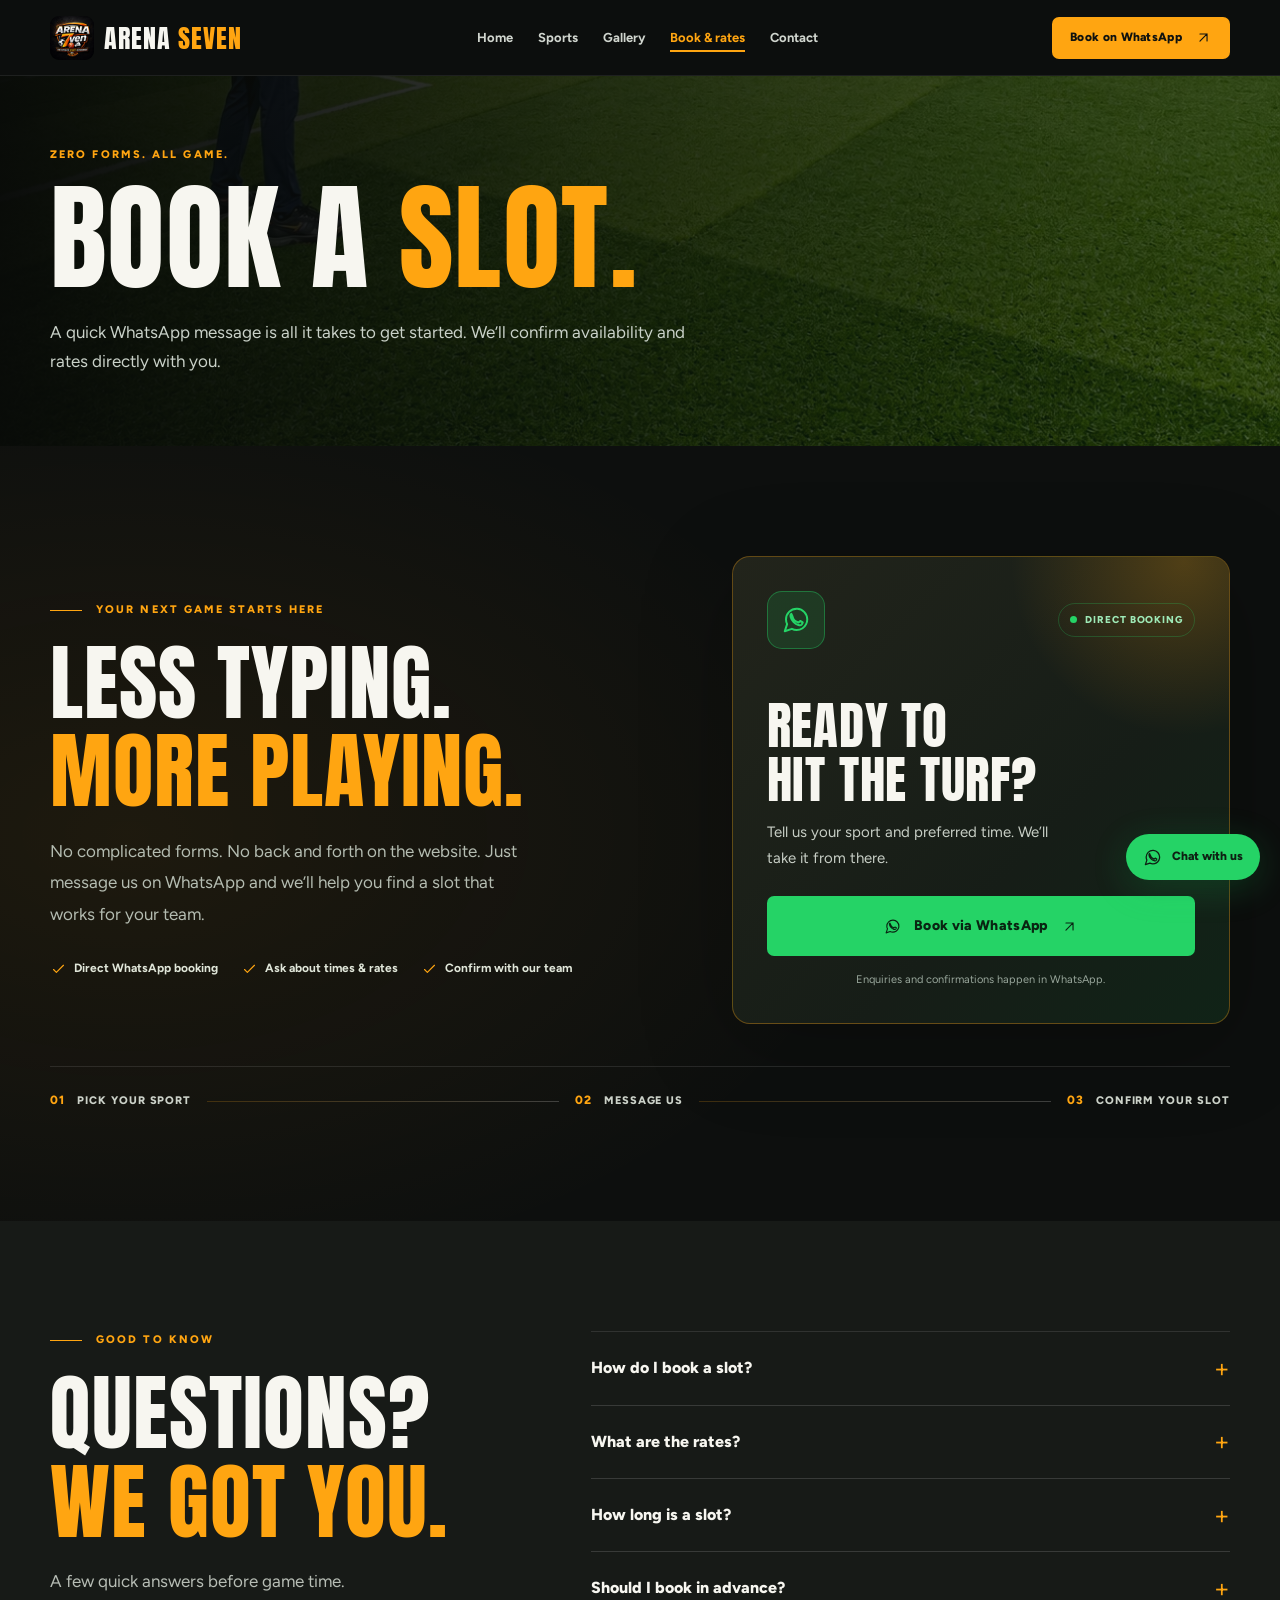
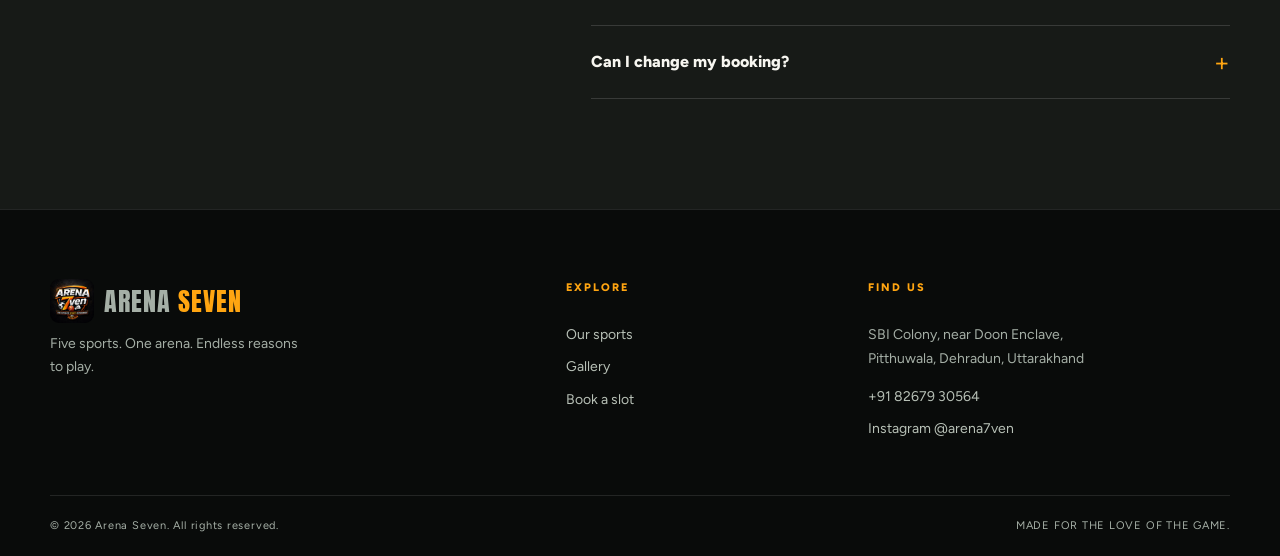
<file: book.html>
<!doctype html><html lang="en"><head>
<meta charset="utf-8"><meta name="viewport" content="width=device-width,initial-scale=1,viewport-fit=cover">
<title>Book your turf on WhatsApp | Arena Seven, Dehradun</title><meta name="description" content="Book sports at Arena Seven in Dehradun directly on WhatsApp. Ask for current slots and prices for cricket, football, volleyball, badminton and pickleball.">
<meta name="theme-color" content="#0D0F0E"><link rel="icon" href="assets/favicon.png">
<meta property="og:title" content="Book your turf on WhatsApp | Arena Seven, Dehradun"><meta property="og:description" content="Book sports at Arena Seven in Dehradun directly on WhatsApp. Ask for current slots and prices for cricket, football, volleyball, badminton and pickleball."><meta property="og:type" content="website"><meta property="og:locale" content="en_IN">
<link rel="preconnect" href="https://fonts.googleapis.com"><link rel="preconnect" href="https://fonts.gstatic.com" crossorigin>
<link href="https://fonts.googleapis.com/css2?family=Anton&family=Figtree:wght@400;500;600;700;800&display=swap" rel="stylesheet">
<link rel="stylesheet" href="style.css"></head><body> <div class="scroll-progress" aria-hidden="true"></div><div class="custom-cursor" aria-hidden="true"><span class="cursor-dot"></span><span class="cursor-ring"><span class="cursor-label"></span></span></div>
<nav class="site-nav" aria-label="Main navigation"><div class="wrap nav-inner">
<a class="logo" href="index.html" aria-label="Arena Seven home"><img src="assets/logo.webp" alt="" width="44" height="44"> <span>ARENA <b>SEVEN</b></span></a>
<ul class="nav-links" id="nav-links"><li><a href="index.html" class="" >Home</a></li><li><a href="sports.html" class="" >Sports</a></li><li><a href="gallery.html" class="" >Gallery</a></li><li><a href="book.html" class="on" aria-current="page">Book & rates</a></li><li><a href="contact.html" class="" >Contact</a></li></ul>
<a class="btn nav-book" href="https://wa.me/918267930564?text=Hi%20Arena%20Seven%21%20I%20would%20like%20to%20enquire%20about%20booking%20a%20slot.%20Please%20share%20availability%20and%20rates." target="_blank" rel="noopener noreferrer">Book on WhatsApp <svg class="icon " viewBox="0 0 24 24" width="22" height="22" fill="none" stroke="currentColor" stroke-width="1.6" stroke-linecap="round" stroke-linejoin="round" aria-hidden="true"><path d="M7 17 17 7M7 7h10v10"/></svg></a>
<button class="menu-toggle" type="button" aria-label="Open menu" aria-controls="nav-links" aria-expanded="false"><span></span><span></span><span></span></button>
</div></nav><header class="page-hero"><div class="page-hero-image"></div><div class="wrap page-hero-content"><p class="eyebrow">ZERO FORMS. ALL GAME.</p><h1>BOOK A <span class="accent">SLOT.</span></h1><p>A quick WhatsApp message is all it takes to get started. We’ll confirm availability and rates directly with you.</p></div></header>
<main><section class="booking-section" id="book"><div class="wrap"><div class="booking-shell reveal">
<div class="booking-copy"><p class="eyebrow"><span class="eyebrow-line"></span> YOUR NEXT GAME STARTS HERE</p><h2>LESS TYPING.<br><span class="accent">MORE PLAYING.</span></h2><p>No complicated forms. No back and forth on the website. Just message us on WhatsApp and we’ll help you find a slot that works for your team.</p><div class="booking-features"><span><svg class="icon " viewBox="0 0 24 24" width="22" height="22" fill="none" stroke="currentColor" stroke-width="1.6" stroke-linecap="round" stroke-linejoin="round" aria-hidden="true"><path d="m5 12 4 4L19 6"/></svg> Direct WhatsApp booking</span><span><svg class="icon " viewBox="0 0 24 24" width="22" height="22" fill="none" stroke="currentColor" stroke-width="1.6" stroke-linecap="round" stroke-linejoin="round" aria-hidden="true"><path d="m5 12 4 4L19 6"/></svg> Ask about times & rates</span><span><svg class="icon " viewBox="0 0 24 24" width="22" height="22" fill="none" stroke="currentColor" stroke-width="1.6" stroke-linecap="round" stroke-linejoin="round" aria-hidden="true"><path d="m5 12 4 4L19 6"/></svg> Confirm with our team</span></div></div>
<div class="booking-card"><span class="booking-card-glow" aria-hidden="true"></span><div class="booking-card-top"><div class="message-mark"><svg class="icon " viewBox="0 0 24 24" width="22" height="22" fill="none" stroke="currentColor" stroke-width="1.6" stroke-linecap="round" stroke-linejoin="round" aria-hidden="true"><path d="M21 11.5a8.38 8.38 0 0 1-.9 3.8A8.5 8.5 0 0 1 12.5 20a8.4 8.4 0 0 1-3.8-.9L3 21l1.9-5.7a8.4 8.4 0 0 1-.9-3.8A8.5 8.5 0 0 1 12.5 3H13a8.5 8.5 0 0 1 8 8.5Z"/><path d="M9.2 9.1c.5 2.5 2.3 4.2 4.9 4.9l1.3-1.2 2 1.1-.7 1.6c-.8 1.5-4.3.5-6.6-1.8-2.3-2.3-3.3-5.8-1.8-6.6L9.2 9.1Z"/></svg></div><span class="status-label"><span class="status-dot"></span> DIRECT BOOKING</span></div><h3>READY TO<br>HIT THE TURF?</h3><p>Tell us your sport and preferred time. We’ll take it from there.</p>
<a class="btn btn-whatsapp" href="https://wa.me/918267930564?text=Hi%20Arena%20Seven%21%20I%20would%20like%20to%20book%20a%20slot.%20Please%20share%20the%20availability%20and%20rates." target="_blank" rel="noopener noreferrer"><svg class="icon " viewBox="0 0 24 24" width="22" height="22" fill="none" stroke="currentColor" stroke-width="1.6" stroke-linecap="round" stroke-linejoin="round" aria-hidden="true"><path d="M21 11.5a8.38 8.38 0 0 1-.9 3.8A8.5 8.5 0 0 1 12.5 20a8.4 8.4 0 0 1-3.8-.9L3 21l1.9-5.7a8.4 8.4 0 0 1-.9-3.8A8.5 8.5 0 0 1 12.5 3H13a8.5 8.5 0 0 1 8 8.5Z"/><path d="M9.2 9.1c.5 2.5 2.3 4.2 4.9 4.9l1.3-1.2 2 1.1-.7 1.6c-.8 1.5-4.3.5-6.6-1.8-2.3-2.3-3.3-5.8-1.8-6.6L9.2 9.1Z"/></svg> Book via WhatsApp <svg class="icon " viewBox="0 0 24 24" width="22" height="22" fill="none" stroke="currentColor" stroke-width="1.6" stroke-linecap="round" stroke-linejoin="round" aria-hidden="true"><path d="M7 17 17 7M7 7h10v10"/></svg></a>
<p class="booking-card-note">Enquiries and confirmations happen in WhatsApp.</p></div></div>
<div class="booking-steps reveal"><span>01 <b>PICK YOUR SPORT</b></span><i></i><span>02 <b>MESSAGE US</b></span><i></i><span>03 <b>CONFIRM YOUR SLOT</b></span></div>
</div></section><section class="faq-section" id="faq"><div class="wrap faq-layout"><div class="reveal"><p class="eyebrow"><span class="eyebrow-line"></span> GOOD TO KNOW</p><h2>QUESTIONS?<br><span class="accent">WE GOT YOU.</span></h2><p class="lead">A few quick answers before game time.</p></div><div class="faqs reveal" style="--delay:80ms">
<details><summary>How do I book a slot?<span aria-hidden="true">+</span></summary><p>Tap any Book on WhatsApp button and tell us your sport, date and preferred time. Our team will confirm availability in chat.</p></details>
<details><summary>What are the rates?<span aria-hidden="true">+</span></summary><p>Rates can depend on the sport, day and time. Send us a message on WhatsApp for the current rates.</p></details>
<details><summary>How long is a slot?<span aria-hidden="true">+</span></summary><p>Slots are typically one hour. Ask us about consecutive hours if you’re planning a longer game.</p></details>
<details><summary>Should I book in advance?<span aria-hidden="true">+</span></summary><p>Booking in advance is a good idea, especially for evenings and weekends.</p></details>
<details><summary>Can I change my booking?<span aria-hidden="true">+</span></summary><p>Message us on WhatsApp as early as you can to discuss changes and availability.</p></details>
</div></div></section></main><footer class="footer" id="footer"><div class="wrap footer-top"><div class="footer-brand"><a class="logo" href="index.html"><img src="assets/logo.webp" alt="" width="46" height="46"><span>ARENA <b>SEVEN</b></span></a><p>Five sports. One arena. Endless reasons to play.</p></div>
<div><p class="footer-heading">EXPLORE</p><a href="index.html#sports">Our sports</a><a href="index.html#gallery">Gallery</a><a href="book.html">Book a slot</a></div>
<div><p class="footer-heading">FIND US</p><p>SBI Colony, near Doon Enclave,<br>Pitthuwala, Dehradun, Uttarakhand</p><a href="tel:+918267930564">+91 82679 30564</a><a href="https://www.instagram.com/arena7ven" target="_blank" rel="noopener noreferrer">Instagram @arena7ven</a></div>
</div><div class="wrap footer-bottom"><span>© <span id="yr">2026</span> Arena Seven. All rights reserved.</span><span>MADE FOR THE LOVE OF THE GAME.</span></div></footer>
<a class="wa-float" href="https://wa.me/918267930564?text=Hi%20Arena%20Seven%21%20I%20would%20like%20to%20enquire%20about%20booking%20a%20slot." target="_blank" rel="noopener noreferrer" aria-label="Chat with Arena Seven on WhatsApp"><svg class="icon " viewBox="0 0 24 24" width="22" height="22" fill="none" stroke="currentColor" stroke-width="1.6" stroke-linecap="round" stroke-linejoin="round" aria-hidden="true"><path d="M21 11.5a8.38 8.38 0 0 1-.9 3.8A8.5 8.5 0 0 1 12.5 20a8.4 8.4 0 0 1-3.8-.9L3 21l1.9-5.7a8.4 8.4 0 0 1-.9-3.8A8.5 8.5 0 0 1 12.5 3H13a8.5 8.5 0 0 1 8 8.5Z"/><path d="M9.2 9.1c.5 2.5 2.3 4.2 4.9 4.9l1.3-1.2 2 1.1-.7 1.6c-.8 1.5-4.3.5-6.6-1.8-2.3-2.3-3.3-5.8-1.8-6.6L9.2 9.1Z"/></svg><span>Chat with us</span></a>
<script src="script.js" defer></script></body></html>
</file>
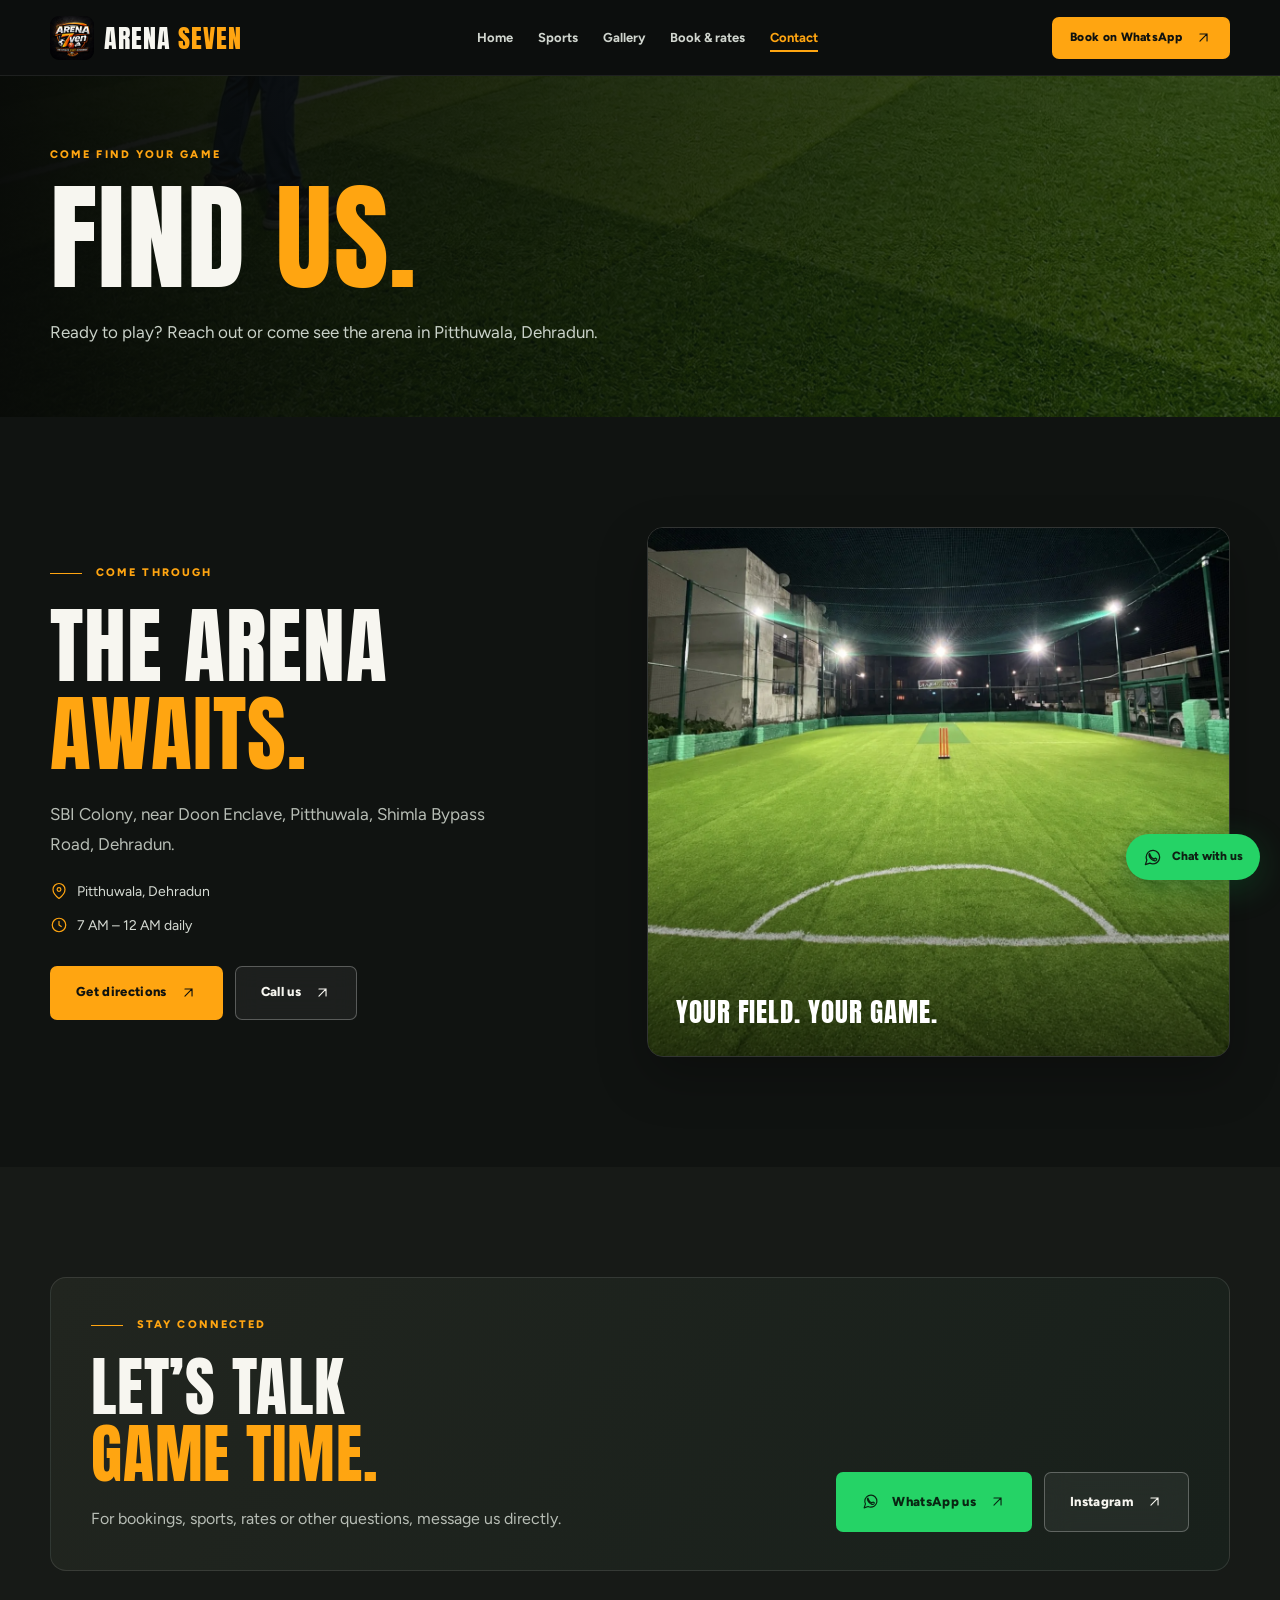
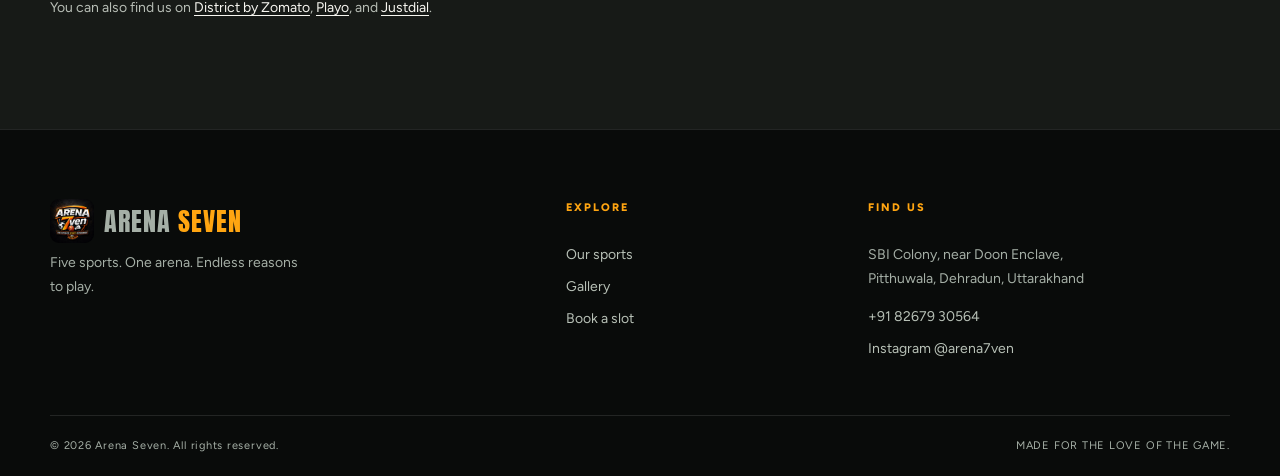
<file: contact.html>
<!doctype html><html lang="en"><head>
<meta charset="utf-8"><meta name="viewport" content="width=device-width,initial-scale=1,viewport-fit=cover">
<title>Contact &amp; directions | Arena Seven, Dehradun</title><meta name="description" content="Find Arena Seven at SBI Colony, near Doon Enclave, Pitthuwala, Shimla Bypass Road, Dehradun. Call +91 82679 30564.">
<meta name="theme-color" content="#0D0F0E"><link rel="icon" href="assets/favicon.png">
<meta property="og:title" content="Contact &amp; directions | Arena Seven, Dehradun"><meta property="og:description" content="Find Arena Seven at SBI Colony, near Doon Enclave, Pitthuwala, Shimla Bypass Road, Dehradun. Call +91 82679 30564."><meta property="og:type" content="website"><meta property="og:locale" content="en_IN">
<link rel="preconnect" href="https://fonts.googleapis.com"><link rel="preconnect" href="https://fonts.gstatic.com" crossorigin>
<link href="https://fonts.googleapis.com/css2?family=Anton&family=Figtree:wght@400;500;600;700;800&display=swap" rel="stylesheet">
<link rel="stylesheet" href="style.css"></head><body> <div class="scroll-progress" aria-hidden="true"></div><div class="custom-cursor" aria-hidden="true"><span class="cursor-dot"></span><span class="cursor-ring"><span class="cursor-label"></span></span></div>
<nav class="site-nav" aria-label="Main navigation"><div class="wrap nav-inner">
<a class="logo" href="index.html" aria-label="Arena Seven home"><img src="assets/logo.webp" alt="" width="44" height="44"> <span>ARENA <b>SEVEN</b></span></a>
<ul class="nav-links" id="nav-links"><li><a href="index.html" class="" >Home</a></li><li><a href="sports.html" class="" >Sports</a></li><li><a href="gallery.html" class="" >Gallery</a></li><li><a href="book.html" class="" >Book & rates</a></li><li><a href="contact.html" class="on" aria-current="page">Contact</a></li></ul>
<a class="btn nav-book" href="https://wa.me/918267930564?text=Hi%20Arena%20Seven%21%20I%20would%20like%20to%20enquire%20about%20booking%20a%20slot.%20Please%20share%20availability%20and%20rates." target="_blank" rel="noopener noreferrer">Book on WhatsApp <svg class="icon " viewBox="0 0 24 24" width="22" height="22" fill="none" stroke="currentColor" stroke-width="1.6" stroke-linecap="round" stroke-linejoin="round" aria-hidden="true"><path d="M7 17 17 7M7 7h10v10"/></svg></a>
<button class="menu-toggle" type="button" aria-label="Open menu" aria-controls="nav-links" aria-expanded="false"><span></span><span></span><span></span></button>
</div></nav><header class="page-hero"><div class="page-hero-image"></div><div class="wrap page-hero-content"><p class="eyebrow">COME FIND YOUR GAME</p><h1>FIND <span class="accent">US.</span></h1><p>Ready to play? Reach out or come see the arena in Pitthuwala, Dehradun.</p></div></header>
<main><section class="visit-section" id="contact"><div class="wrap visit-layout"><div class="reveal"><p class="eyebrow"><span class="eyebrow-line"></span> COME THROUGH</p><h2>THE ARENA<br><span class="accent">AWAITS.</span></h2><p class="lead">SBI Colony, near Doon Enclave, Pitthuwala, Shimla Bypass Road, Dehradun.</p><div class="visit-meta"><span><svg class="icon " viewBox="0 0 24 24" width="22" height="22" fill="none" stroke="currentColor" stroke-width="1.6" stroke-linecap="round" stroke-linejoin="round" aria-hidden="true"><path d="M20 10c0 6-8 12-8 12S4 16 4 10a8 8 0 1 1 16 0Z"/><circle cx="12" cy="10" r="2.5"/></svg> Pitthuwala, Dehradun</span><span><svg class="icon " viewBox="0 0 24 24" width="22" height="22" fill="none" stroke="currentColor" stroke-width="1.6" stroke-linecap="round" stroke-linejoin="round" aria-hidden="true"><circle cx="12" cy="12" r="9"/><path d="M12 7v5l3 2"/></svg> 7 AM – 12 AM daily</span></div><div class="action-pair"><a class="btn" href="https://www.google.com/maps/search/?api=1&query=Arena%20Seven%20Pitthuwala%20Dehradun" target="_blank" rel="noopener noreferrer">Get directions <svg class="icon " viewBox="0 0 24 24" width="22" height="22" fill="none" stroke="currentColor" stroke-width="1.6" stroke-linecap="round" stroke-linejoin="round" aria-hidden="true"><path d="M7 17 17 7M7 7h10v10"/></svg></a><a class="btn btn-outline" href="tel:+918267930564">Call us <svg class="icon " viewBox="0 0 24 24" width="22" height="22" fill="none" stroke="currentColor" stroke-width="1.6" stroke-linecap="round" stroke-linejoin="round" aria-hidden="true"><path d="M7 17 17 7M7 7h10v10"/></svg></a></div></div><div class="visit-photo reveal" style="--delay:100ms"><img src="assets/gallery/pitch-view.webp" alt="A view of the green turf at Arena Seven" loading="lazy" width="1253" height="1178"><span class="visit-photo-label">YOUR FIELD. YOUR GAME.</span></div></div></section><section class="contact-extra"><div class="wrap"><div class="contact-extra-card reveal"><div><p class="eyebrow"><span class="eyebrow-line"></span> STAY CONNECTED</p><h2>LET’S TALK<br><span class="accent">GAME TIME.</span></h2><p>For bookings, sports, rates or other questions, message us directly.</p></div><div class="action-pair"><a class="btn btn-whatsapp" href="https://wa.me/918267930564?text=Hi%20Arena%20Seven%21%20I%20would%20like%20to%20book%20a%20slot.%20Please%20share%20the%20availability%20and%20rates." target="_blank" rel="noopener noreferrer"><svg class="icon " viewBox="0 0 24 24" width="22" height="22" fill="none" stroke="currentColor" stroke-width="1.6" stroke-linecap="round" stroke-linejoin="round" aria-hidden="true"><path d="M21 11.5a8.38 8.38 0 0 1-.9 3.8A8.5 8.5 0 0 1 12.5 20a8.4 8.4 0 0 1-3.8-.9L3 21l1.9-5.7a8.4 8.4 0 0 1-.9-3.8A8.5 8.5 0 0 1 12.5 3H13a8.5 8.5 0 0 1 8 8.5Z"/><path d="M9.2 9.1c.5 2.5 2.3 4.2 4.9 4.9l1.3-1.2 2 1.1-.7 1.6c-.8 1.5-4.3.5-6.6-1.8-2.3-2.3-3.3-5.8-1.8-6.6L9.2 9.1Z"/></svg> WhatsApp us <svg class="icon " viewBox="0 0 24 24" width="22" height="22" fill="none" stroke="currentColor" stroke-width="1.6" stroke-linecap="round" stroke-linejoin="round" aria-hidden="true"><path d="M7 17 17 7M7 7h10v10"/></svg></a><a class="btn btn-outline" href="https://www.instagram.com/arena7ven" target="_blank" rel="noopener noreferrer">Instagram <svg class="icon " viewBox="0 0 24 24" width="22" height="22" fill="none" stroke="currentColor" stroke-width="1.6" stroke-linecap="round" stroke-linejoin="round" aria-hidden="true"><path d="M7 17 17 7M7 7h10v10"/></svg></a></div></div><p class="external-links">You can also find us on <a href="https://share.google/6sAyK96d8M21wBohl" target="_blank" rel="noopener noreferrer">District by Zomato</a>, <a href="https://playo.co/venues/pitthuwala-dehradun/arena-seven-pitthuwala-dehradun" target="_blank" rel="noopener noreferrer">Playo</a>, and <a href="https://www.justdial.com/Dehradun/Arena-Seven-Bansal-Hostel-Dehradun-Mehuwala/9999PX135-X135-260919144701-Q6J5_BZDET" target="_blank" rel="noopener noreferrer">Justdial</a>.</p></div></section></main><footer class="footer" id="footer"><div class="wrap footer-top"><div class="footer-brand"><a class="logo" href="index.html"><img src="assets/logo.webp" alt="" width="46" height="46"><span>ARENA <b>SEVEN</b></span></a><p>Five sports. One arena. Endless reasons to play.</p></div>
<div><p class="footer-heading">EXPLORE</p><a href="index.html#sports">Our sports</a><a href="index.html#gallery">Gallery</a><a href="book.html">Book a slot</a></div>
<div><p class="footer-heading">FIND US</p><p>SBI Colony, near Doon Enclave,<br>Pitthuwala, Dehradun, Uttarakhand</p><a href="tel:+918267930564">+91 82679 30564</a><a href="https://www.instagram.com/arena7ven" target="_blank" rel="noopener noreferrer">Instagram @arena7ven</a></div>
</div><div class="wrap footer-bottom"><span>© <span id="yr">2026</span> Arena Seven. All rights reserved.</span><span>MADE FOR THE LOVE OF THE GAME.</span></div></footer>
<a class="wa-float" href="https://wa.me/918267930564?text=Hi%20Arena%20Seven%21%20I%20would%20like%20to%20enquire%20about%20booking%20a%20slot." target="_blank" rel="noopener noreferrer" aria-label="Chat with Arena Seven on WhatsApp"><svg class="icon " viewBox="0 0 24 24" width="22" height="22" fill="none" stroke="currentColor" stroke-width="1.6" stroke-linecap="round" stroke-linejoin="round" aria-hidden="true"><path d="M21 11.5a8.38 8.38 0 0 1-.9 3.8A8.5 8.5 0 0 1 12.5 20a8.4 8.4 0 0 1-3.8-.9L3 21l1.9-5.7a8.4 8.4 0 0 1-.9-3.8A8.5 8.5 0 0 1 12.5 3H13a8.5 8.5 0 0 1 8 8.5Z"/><path d="M9.2 9.1c.5 2.5 2.3 4.2 4.9 4.9l1.3-1.2 2 1.1-.7 1.6c-.8 1.5-4.3.5-6.6-1.8-2.3-2.3-3.3-5.8-1.8-6.6L9.2 9.1Z"/></svg><span>Chat with us</span></a>
<script src="script.js" defer></script></body></html>
</file>
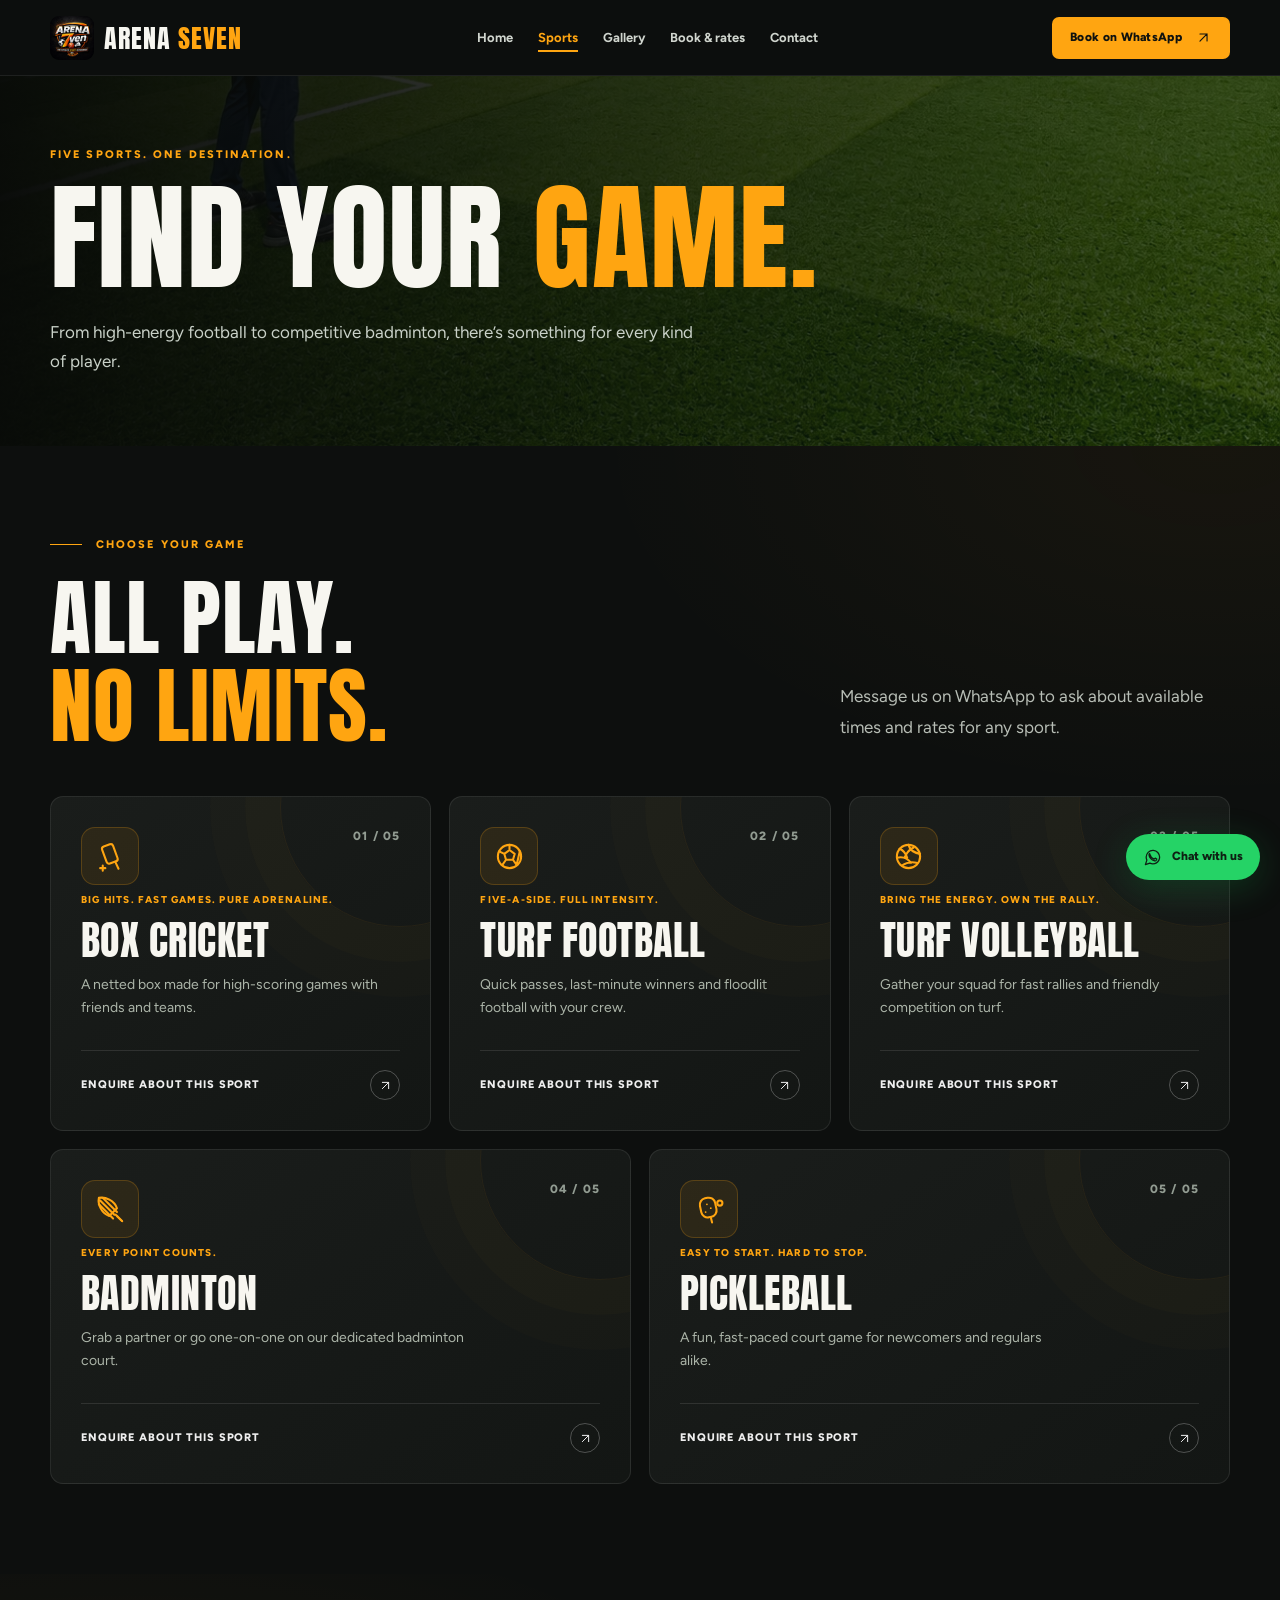
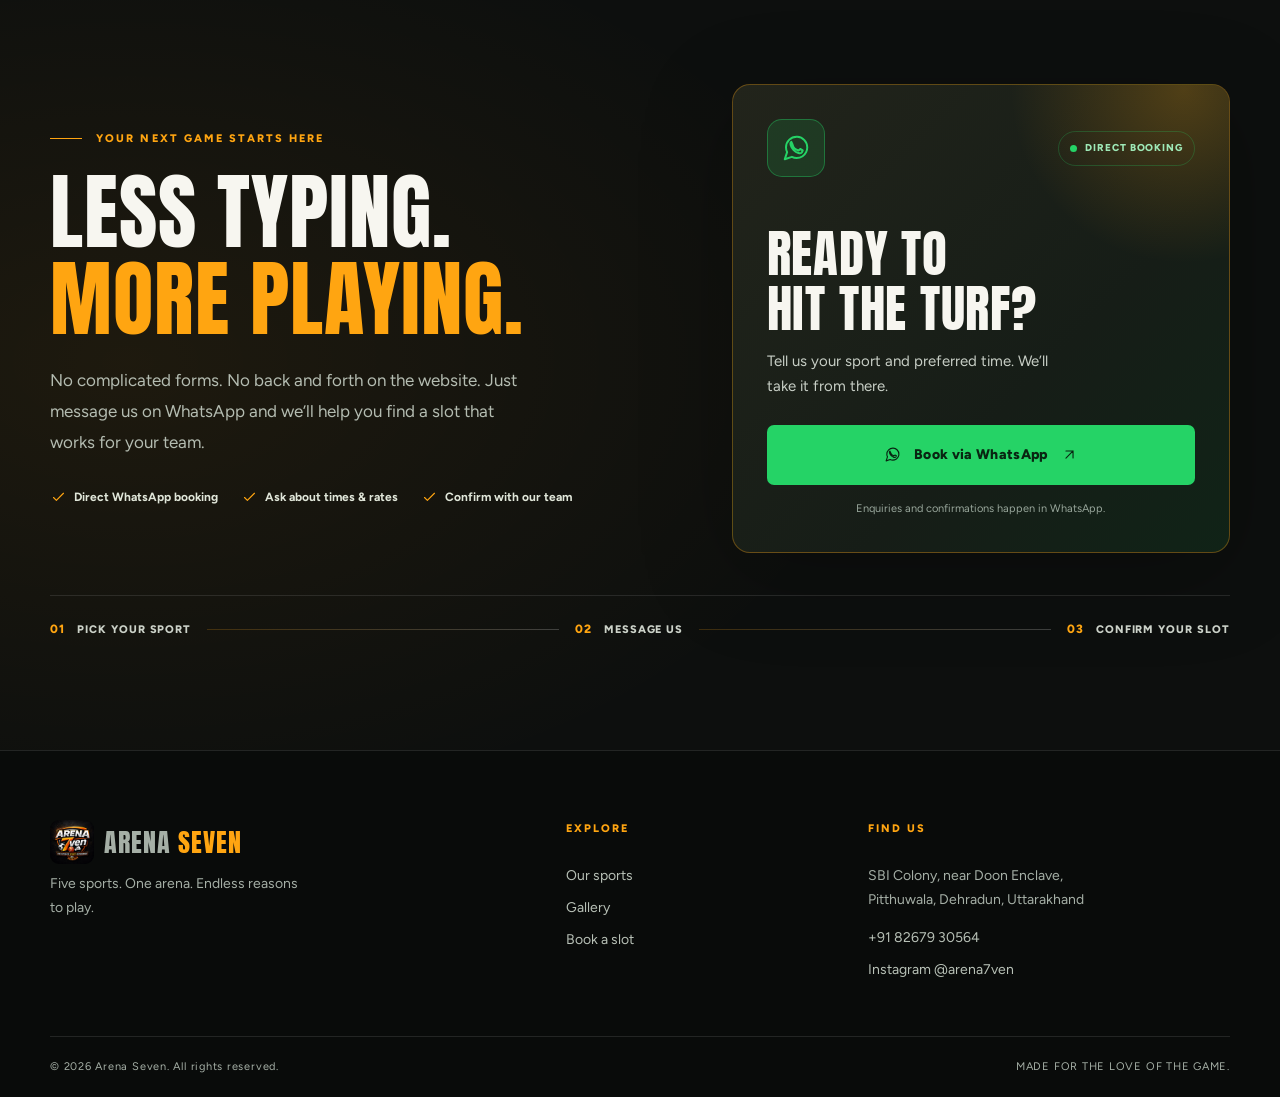
<file: sports.html>
<!doctype html><html lang="en"><head>
<meta charset="utf-8"><meta name="viewport" content="width=device-width,initial-scale=1,viewport-fit=cover">
<title>Explore our sports | Arena Seven, Dehradun</title><meta name="description" content="Discover box cricket, turf football, turf volleyball, badminton and pickleball at Arena Seven in Dehradun. WhatsApp us to book.">
<meta name="theme-color" content="#0D0F0E"><link rel="icon" href="assets/favicon.png">
<meta property="og:title" content="Explore our sports | Arena Seven, Dehradun"><meta property="og:description" content="Discover box cricket, turf football, turf volleyball, badminton and pickleball at Arena Seven in Dehradun. WhatsApp us to book."><meta property="og:type" content="website"><meta property="og:locale" content="en_IN">
<link rel="preconnect" href="https://fonts.googleapis.com"><link rel="preconnect" href="https://fonts.gstatic.com" crossorigin>
<link href="https://fonts.googleapis.com/css2?family=Anton&family=Figtree:wght@400;500;600;700;800&display=swap" rel="stylesheet">
<link rel="stylesheet" href="style.css"></head><body> <div class="scroll-progress" aria-hidden="true"></div><div class="custom-cursor" aria-hidden="true"><span class="cursor-dot"></span><span class="cursor-ring"><span class="cursor-label"></span></span></div>
<nav class="site-nav" aria-label="Main navigation"><div class="wrap nav-inner">
<a class="logo" href="index.html" aria-label="Arena Seven home"><img src="assets/logo.webp" alt="" width="44" height="44"> <span>ARENA <b>SEVEN</b></span></a>
<ul class="nav-links" id="nav-links"><li><a href="index.html" class="" >Home</a></li><li><a href="sports.html" class="on" aria-current="page">Sports</a></li><li><a href="gallery.html" class="" >Gallery</a></li><li><a href="book.html" class="" >Book & rates</a></li><li><a href="contact.html" class="" >Contact</a></li></ul>
<a class="btn nav-book" href="https://wa.me/918267930564?text=Hi%20Arena%20Seven%21%20I%20would%20like%20to%20enquire%20about%20booking%20a%20slot.%20Please%20share%20availability%20and%20rates." target="_blank" rel="noopener noreferrer">Book on WhatsApp <svg class="icon " viewBox="0 0 24 24" width="22" height="22" fill="none" stroke="currentColor" stroke-width="1.6" stroke-linecap="round" stroke-linejoin="round" aria-hidden="true"><path d="M7 17 17 7M7 7h10v10"/></svg></a>
<button class="menu-toggle" type="button" aria-label="Open menu" aria-controls="nav-links" aria-expanded="false"><span></span><span></span><span></span></button>
</div></nav><header class="page-hero"><div class="page-hero-image"></div><div class="wrap page-hero-content"><p class="eyebrow">FIVE SPORTS. ONE DESTINATION.</p><h1>FIND YOUR <span class="accent">GAME.</span></h1><p>From high-energy football to competitive badminton, there’s something for every kind of player.</p></div></header>
<main><section class="sports-section inner-sports"><div class="wrap"><div class="section-heading reveal"><div><p class="eyebrow"><span class="eyebrow-line"></span> CHOOSE YOUR GAME</p><h2>ALL PLAY.<br><span class="accent">NO LIMITS.</span></h2></div><p class="lead">Message us on WhatsApp to ask about available times and rates for any sport.</p></div><div class="sports-grid"><article class="sport-card reveal" style="--delay:0ms"><div class="sport-card-top"><span class="sport-icon"><svg class="icon " viewBox="0 0 24 24" width="22" height="22" fill="none" stroke="currentColor" stroke-width="1.6" stroke-linecap="round" stroke-linejoin="round" aria-hidden="true"><rect x="7" y="3" width="9" height="14" rx="2" transform="rotate(-20 11.5 10)"/><path d="m15.7 16.2 2.5 5.3M4 21h4M6 19v4"/></svg></span><span class="sport-number">01 / 05</span></div><div><p class="sport-tagline">Big hits. Fast games. Pure adrenaline.</p><h3>Box cricket</h3><p class="sport-desc">A netted box made for high-scoring games with friends and teams.</p></div><a class="sport-link" target="_blank" rel="noopener noreferrer" href="https://wa.me/918267930564?text=Hi%20Arena%20Seven%21%20I%20want%20to%20book%20Box%20cricket.%20Please%20share%20available%20slots%20and%20rates." aria-label="Enquire about Box cricket on WhatsApp">ENQUIRE ABOUT THIS SPORT <span><svg class="icon " viewBox="0 0 24 24" width="22" height="22" fill="none" stroke="currentColor" stroke-width="1.6" stroke-linecap="round" stroke-linejoin="round" aria-hidden="true"><path d="M7 17 17 7M7 7h10v10"/></svg></span></a></article><article class="sport-card reveal" style="--delay:65ms"><div class="sport-card-top"><span class="sport-icon"><svg class="icon " viewBox="0 0 24 24" width="22" height="22" fill="none" stroke="currentColor" stroke-width="1.6" stroke-linecap="round" stroke-linejoin="round" aria-hidden="true"><circle cx="12" cy="12" r="9"/><path d="m12 7-4 3 1.3 4.5h5.4L16 10l-4-3ZM12 7V3M8 10 4 8m5.3 6.5-2.8 4M14.7 14.5l2.8 4L20 8"/></svg></span><span class="sport-number">02 / 05</span></div><div><p class="sport-tagline">Five-a-side. Full intensity.</p><h3>Turf football</h3><p class="sport-desc">Quick passes, last-minute winners and floodlit football with your crew.</p></div><a class="sport-link" target="_blank" rel="noopener noreferrer" href="https://wa.me/918267930564?text=Hi%20Arena%20Seven%21%20I%20want%20to%20book%20Turf%20football.%20Please%20share%20available%20slots%20and%20rates." aria-label="Enquire about Turf football on WhatsApp">ENQUIRE ABOUT THIS SPORT <span><svg class="icon " viewBox="0 0 24 24" width="22" height="22" fill="none" stroke="currentColor" stroke-width="1.6" stroke-linecap="round" stroke-linejoin="round" aria-hidden="true"><path d="M7 17 17 7M7 7h10v10"/></svg></span></a></article><article class="sport-card reveal" style="--delay:130ms"><div class="sport-card-top"><span class="sport-icon"><svg class="icon " viewBox="0 0 24 24" width="22" height="22" fill="none" stroke="currentColor" stroke-width="1.6" stroke-linecap="round" stroke-linejoin="round" aria-hidden="true"><circle cx="12" cy="12" r="9"/><path d="M5 6c3 1 5 4 6 7M12 3c1 4 4 6 9 7M3 13c4-1 8 0 11 4m2-12c-4 2-6 5-7 8m10 4c-4-1-8-1-12 2"/></svg></span><span class="sport-number">03 / 05</span></div><div><p class="sport-tagline">Bring the energy. Own the rally.</p><h3>Turf volleyball</h3><p class="sport-desc">Gather your squad for fast rallies and friendly competition on turf.</p></div><a class="sport-link" target="_blank" rel="noopener noreferrer" href="https://wa.me/918267930564?text=Hi%20Arena%20Seven%21%20I%20want%20to%20book%20Turf%20volleyball.%20Please%20share%20available%20slots%20and%20rates." aria-label="Enquire about Turf volleyball on WhatsApp">ENQUIRE ABOUT THIS SPORT <span><svg class="icon " viewBox="0 0 24 24" width="22" height="22" fill="none" stroke="currentColor" stroke-width="1.6" stroke-linecap="round" stroke-linejoin="round" aria-hidden="true"><path d="M7 17 17 7M7 7h10v10"/></svg></span></a></article><article class="sport-card reveal" style="--delay:195ms"><div class="sport-card-top"><span class="sport-icon"><svg class="icon " viewBox="0 0 24 24" width="22" height="22" fill="none" stroke="currentColor" stroke-width="1.6" stroke-linecap="round" stroke-linejoin="round" aria-hidden="true"><path d="m16 16 5 5M4 5l11 11M6 3l11 11M3 8l11 11"/><path d="M3 3c5-1 12 2 14 8l-6 6C5 15 2 8 3 3Z"/><path d="M17 17l4 4"/></svg></span><span class="sport-number">04 / 05</span></div><div><p class="sport-tagline">Every point counts.</p><h3>Badminton</h3><p class="sport-desc">Grab a partner or go one-on-one on our dedicated badminton court.</p></div><a class="sport-link" target="_blank" rel="noopener noreferrer" href="https://wa.me/918267930564?text=Hi%20Arena%20Seven%21%20I%20want%20to%20book%20Badminton.%20Please%20share%20available%20slots%20and%20rates." aria-label="Enquire about Badminton on WhatsApp">ENQUIRE ABOUT THIS SPORT <span><svg class="icon " viewBox="0 0 24 24" width="22" height="22" fill="none" stroke="currentColor" stroke-width="1.6" stroke-linecap="round" stroke-linejoin="round" aria-hidden="true"><path d="M7 17 17 7M7 7h10v10"/></svg></span></a></article><article class="sport-card reveal" style="--delay:260ms"><div class="sport-card-top"><span class="sport-icon"><svg class="icon " viewBox="0 0 24 24" width="22" height="22" fill="none" stroke="currentColor" stroke-width="1.6" stroke-linecap="round" stroke-linejoin="round" aria-hidden="true"><rect x="5" y="3" width="12" height="15" rx="5" transform="rotate(-12 11 10.5)"/><path d="m13 18 1 4"/><circle cx="10" cy="8" r=".7" fill="currentColor" stroke="none"/><circle cx="13" cy="11" r=".7" fill="currentColor" stroke="none"/><circle cx="9" cy="14" r=".7" fill="currentColor" stroke="none"/><circle cx="20" cy="7" r="2"/></svg></span><span class="sport-number">05 / 05</span></div><div><p class="sport-tagline">Easy to start. Hard to stop.</p><h3>Pickleball</h3><p class="sport-desc">A fun, fast-paced court game for newcomers and regulars alike.</p></div><a class="sport-link" target="_blank" rel="noopener noreferrer" href="https://wa.me/918267930564?text=Hi%20Arena%20Seven%21%20I%20want%20to%20book%20Pickleball.%20Please%20share%20available%20slots%20and%20rates." aria-label="Enquire about Pickleball on WhatsApp">ENQUIRE ABOUT THIS SPORT <span><svg class="icon " viewBox="0 0 24 24" width="22" height="22" fill="none" stroke="currentColor" stroke-width="1.6" stroke-linecap="round" stroke-linejoin="round" aria-hidden="true"><path d="M7 17 17 7M7 7h10v10"/></svg></span></a></article></div></div></section><section class="booking-section" id="book"><div class="wrap"><div class="booking-shell reveal">
<div class="booking-copy"><p class="eyebrow"><span class="eyebrow-line"></span> YOUR NEXT GAME STARTS HERE</p><h2>LESS TYPING.<br><span class="accent">MORE PLAYING.</span></h2><p>No complicated forms. No back and forth on the website. Just message us on WhatsApp and we’ll help you find a slot that works for your team.</p><div class="booking-features"><span><svg class="icon " viewBox="0 0 24 24" width="22" height="22" fill="none" stroke="currentColor" stroke-width="1.6" stroke-linecap="round" stroke-linejoin="round" aria-hidden="true"><path d="m5 12 4 4L19 6"/></svg> Direct WhatsApp booking</span><span><svg class="icon " viewBox="0 0 24 24" width="22" height="22" fill="none" stroke="currentColor" stroke-width="1.6" stroke-linecap="round" stroke-linejoin="round" aria-hidden="true"><path d="m5 12 4 4L19 6"/></svg> Ask about times & rates</span><span><svg class="icon " viewBox="0 0 24 24" width="22" height="22" fill="none" stroke="currentColor" stroke-width="1.6" stroke-linecap="round" stroke-linejoin="round" aria-hidden="true"><path d="m5 12 4 4L19 6"/></svg> Confirm with our team</span></div></div>
<div class="booking-card"><span class="booking-card-glow" aria-hidden="true"></span><div class="booking-card-top"><div class="message-mark"><svg class="icon " viewBox="0 0 24 24" width="22" height="22" fill="none" stroke="currentColor" stroke-width="1.6" stroke-linecap="round" stroke-linejoin="round" aria-hidden="true"><path d="M21 11.5a8.38 8.38 0 0 1-.9 3.8A8.5 8.5 0 0 1 12.5 20a8.4 8.4 0 0 1-3.8-.9L3 21l1.9-5.7a8.4 8.4 0 0 1-.9-3.8A8.5 8.5 0 0 1 12.5 3H13a8.5 8.5 0 0 1 8 8.5Z"/><path d="M9.2 9.1c.5 2.5 2.3 4.2 4.9 4.9l1.3-1.2 2 1.1-.7 1.6c-.8 1.5-4.3.5-6.6-1.8-2.3-2.3-3.3-5.8-1.8-6.6L9.2 9.1Z"/></svg></div><span class="status-label"><span class="status-dot"></span> DIRECT BOOKING</span></div><h3>READY TO<br>HIT THE TURF?</h3><p>Tell us your sport and preferred time. We’ll take it from there.</p>
<a class="btn btn-whatsapp" href="https://wa.me/918267930564?text=Hi%20Arena%20Seven%21%20I%20would%20like%20to%20book%20a%20slot.%20Please%20share%20the%20availability%20and%20rates." target="_blank" rel="noopener noreferrer"><svg class="icon " viewBox="0 0 24 24" width="22" height="22" fill="none" stroke="currentColor" stroke-width="1.6" stroke-linecap="round" stroke-linejoin="round" aria-hidden="true"><path d="M21 11.5a8.38 8.38 0 0 1-.9 3.8A8.5 8.5 0 0 1 12.5 20a8.4 8.4 0 0 1-3.8-.9L3 21l1.9-5.7a8.4 8.4 0 0 1-.9-3.8A8.5 8.5 0 0 1 12.5 3H13a8.5 8.5 0 0 1 8 8.5Z"/><path d="M9.2 9.1c.5 2.5 2.3 4.2 4.9 4.9l1.3-1.2 2 1.1-.7 1.6c-.8 1.5-4.3.5-6.6-1.8-2.3-2.3-3.3-5.8-1.8-6.6L9.2 9.1Z"/></svg> Book via WhatsApp <svg class="icon " viewBox="0 0 24 24" width="22" height="22" fill="none" stroke="currentColor" stroke-width="1.6" stroke-linecap="round" stroke-linejoin="round" aria-hidden="true"><path d="M7 17 17 7M7 7h10v10"/></svg></a>
<p class="booking-card-note">Enquiries and confirmations happen in WhatsApp.</p></div></div>
<div class="booking-steps reveal"><span>01 <b>PICK YOUR SPORT</b></span><i></i><span>02 <b>MESSAGE US</b></span><i></i><span>03 <b>CONFIRM YOUR SLOT</b></span></div>
</div></section></main><footer class="footer" id="footer"><div class="wrap footer-top"><div class="footer-brand"><a class="logo" href="index.html"><img src="assets/logo.webp" alt="" width="46" height="46"><span>ARENA <b>SEVEN</b></span></a><p>Five sports. One arena. Endless reasons to play.</p></div>
<div><p class="footer-heading">EXPLORE</p><a href="index.html#sports">Our sports</a><a href="index.html#gallery">Gallery</a><a href="book.html">Book a slot</a></div>
<div><p class="footer-heading">FIND US</p><p>SBI Colony, near Doon Enclave,<br>Pitthuwala, Dehradun, Uttarakhand</p><a href="tel:+918267930564">+91 82679 30564</a><a href="https://www.instagram.com/arena7ven" target="_blank" rel="noopener noreferrer">Instagram @arena7ven</a></div>
</div><div class="wrap footer-bottom"><span>© <span id="yr">2026</span> Arena Seven. All rights reserved.</span><span>MADE FOR THE LOVE OF THE GAME.</span></div></footer>
<a class="wa-float" href="https://wa.me/918267930564?text=Hi%20Arena%20Seven%21%20I%20would%20like%20to%20enquire%20about%20booking%20a%20slot." target="_blank" rel="noopener noreferrer" aria-label="Chat with Arena Seven on WhatsApp"><svg class="icon " viewBox="0 0 24 24" width="22" height="22" fill="none" stroke="currentColor" stroke-width="1.6" stroke-linecap="round" stroke-linejoin="round" aria-hidden="true"><path d="M21 11.5a8.38 8.38 0 0 1-.9 3.8A8.5 8.5 0 0 1 12.5 20a8.4 8.4 0 0 1-3.8-.9L3 21l1.9-5.7a8.4 8.4 0 0 1-.9-3.8A8.5 8.5 0 0 1 12.5 3H13a8.5 8.5 0 0 1 8 8.5Z"/><path d="M9.2 9.1c.5 2.5 2.3 4.2 4.9 4.9l1.3-1.2 2 1.1-.7 1.6c-.8 1.5-4.3.5-6.6-1.8-2.3-2.3-3.3-5.8-1.8-6.6L9.2 9.1Z"/></svg><span>Chat with us</span></a>
<script src="script.js" defer></script></body></html>
</file>
<file: style.css>
/* Arena Seven — performance-conscious motion design, no external animation library */
:root{
  --bg:#0d0f0e;--surface:#151817;--surface2:#1c201e;--line:rgba(255,255,255,.105);
  --text:#f7f6f0;--muted:#b7bdb5;--soft:#858e86;--accent:#ffa511;--accent-light:#ffbf50;
  --green:#25d366;--display:'Anton',Impact,'Arial Narrow',sans-serif;
  --body:'Figtree',system-ui,-apple-system,'Segoe UI',sans-serif;
  --ease:cubic-bezier(.2,.8,.2,1);color-scheme:dark;
}
*,*::before,*::after{box-sizing:border-box}
html{scroll-behavior:smooth;scroll-padding-top:92px}
body{margin:0;background:var(--bg);color:var(--text);font:400 16px/1.65 var(--body);overflow-x:hidden}
body.lightbox-open{overflow:hidden}
@media(hover:hover) and (pointer:fine){body.custom-cursor-active,body.custom-cursor-active a,body.custom-cursor-active button{cursor:none}.custom-cursor{position:fixed;z-index:200;top:0;left:0;width:0;height:0;pointer-events:none;opacity:0;transition:opacity .25s}.custom-cursor.is-visible{opacity:1}.cursor-dot{position:absolute;top:-3px;left:-3px;width:6px;height:6px;border-radius:50%;background:var(--accent);box-shadow:0 0 12px rgba(255,165,17,.75)}.cursor-ring{position:absolute;top:-19px;left:-19px;width:38px;height:38px;border:1px solid rgba(255,165,17,.75);border-radius:50%;display:grid;place-items:center;transition:width .3s var(--ease),height .3s var(--ease),top .3s var(--ease),left .3s var(--ease),background-color .3s,box-shadow .3s,border-color .3s,transform .18s var(--ease);will-change:transform}.cursor-label{font:800 9px/1 var(--body);letter-spacing:.08em;color:#151711;opacity:0;transform:scale(.6);transition:opacity .2s,transform .3s var(--ease)}.custom-cursor.is-link .cursor-ring{top:-25px;left:-25px;width:50px;height:50px;border-color:rgba(255,165,17,.9)}.custom-cursor.is-play .cursor-ring,.custom-cursor.is-view .cursor-ring{top:-31px;left:-31px;width:62px;height:62px;background:var(--accent);border-color:var(--accent);box-shadow:0 0 24px rgba(255,165,17,.25)}.custom-cursor.is-play .cursor-label,.custom-cursor.is-view .cursor-label{opacity:1;transform:scale(1)}.custom-cursor.is-whatsapp .cursor-ring{top:-30px;left:-30px;width:60px;height:60px;background:rgba(255,165,17,.08);border-color:var(--accent);box-shadow:0 0 28px rgba(255,165,17,.3)}}
a{color:inherit}button{font:inherit}button,a{-webkit-tap-highlight-color:transparent}
button:focus-visible,a:focus-visible,summary:focus-visible{outline:3px solid var(--accent);outline-offset:4px}
img{max-width:100%}h1,h2,h3,p{margin-top:0}
h1,h2,h3{font-family:var(--display);font-weight:400;line-height:1.05;letter-spacing:.012em}
h2{font-size:clamp(45px,6.7vw,84px);text-transform:uppercase;margin-bottom:0}
h3{font-size:clamp(27px,3.5vw,40px)}
.wrap{width:min(100% - 64px,1180px);margin-inline:auto}
.icon{flex:0 0 auto;vertical-align:middle}
.accent{color:var(--accent)}
.eyebrow{display:flex;align-items:center;gap:14px;color:var(--accent);font-size:11px;font-weight:800;letter-spacing:.19em;text-transform:uppercase;margin-bottom:20px}
.eyebrow-line{display:inline-block;width:32px;height:1px;background:var(--accent)}
.lead{font-size:17px;line-height:1.8;color:var(--muted);max-width:440px}
section{padding:110px 0;position:relative}
.section-heading{display:flex;align-items:end;justify-content:space-between;gap:32px;margin-bottom:46px}
.section-heading .lead{margin:0 0 8px;max-width:390px}
.btn{position:relative;isolation:isolate;overflow:hidden;display:inline-flex;align-items:center;justify-content:center;gap:13px;min-height:54px;padding:14px 25px;border:1px solid transparent;border-radius:7px;background:var(--accent);color:#10120f;text-decoration:none;font:800 13px/1.3 var(--body);letter-spacing:.025em;cursor:pointer;white-space:nowrap;transition:transform .28s var(--ease),background-color .25s,box-shadow .28s var(--ease),border-color .28s}
.magnetic-cta{transform:translate3d(var(--mag-x,0px),var(--mag-y,0px),0)}
.btn.magnetic-cta:hover{transform:translate3d(var(--mag-x,0px),calc(var(--mag-y,0px) - 3px),0)}
.btn::before{content:"";position:absolute;z-index:-1;inset:0;transform:translateX(-110%) skewX(-20deg);background:linear-gradient(90deg,transparent,rgba(255,255,255,.3),transparent);transition:transform .7s var(--ease)}
.btn:hover{transform:translateY(-3px);box-shadow:0 14px 35px rgba(255,165,17,.2);background:var(--accent-light)}
.btn:hover::before{transform:translateX(110%) skewX(-20deg)}
.btn .icon{width:17px;height:17px;transition:transform .25s var(--ease)}
.btn:hover .icon:last-child{transform:translate(2px,-2px)}
.btn-glass,.btn-outline{background:rgba(255,255,255,.055);border-color:rgba(255,255,255,.27);color:var(--text);backdrop-filter:blur(12px)}
.btn-glass:hover,.btn-outline:hover{background:rgba(255,255,255,.12);border-color:rgba(255,255,255,.55);box-shadow:none}
.btn-whatsapp{background:var(--green);color:#092512;min-height:60px}
.btn-whatsapp:hover{background:#42e17b;box-shadow:0 16px 36px rgba(37,211,102,.2)}
/* Navigation */
.scroll-progress{position:fixed;top:0;left:0;width:100%;height:3px;z-index:100;pointer-events:none;transform-origin:left;transform:scaleX(0);background:linear-gradient(90deg,var(--accent),#ffe3a3);will-change:transform}
.site-nav{position:sticky;top:0;z-index:50;height:76px;background:rgba(13,15,14,.89);border-bottom:1px solid rgba(255,255,255,.075);backdrop-filter:blur(18px);-webkit-backdrop-filter:blur(18px);transition:background .3s,box-shadow .3s}
.site-nav.is-scrolled{background:rgba(13,15,14,.975);box-shadow:0 8px 26px rgba(0,0,0,.27)}
.nav-inner{height:100%;display:flex;align-items:center;justify-content:space-between;gap:20px}
.logo{display:inline-flex;align-items:center;gap:10px;text-decoration:none;font:400 26px/1 var(--display);letter-spacing:.04em;white-space:nowrap}
.logo img{width:44px;height:44px;object-fit:cover;border-radius:9px}.logo b{color:var(--accent);font-weight:400}
.nav-links{display:flex;align-items:center;gap:25px;list-style:none;margin:0;padding:0}
.nav-links a{position:relative;font-size:13px;font-weight:700;text-decoration:none;color:#d0d5ce;transition:color .25s;white-space:nowrap}
.nav-links a::after{content:"";position:absolute;left:0;right:0;bottom:-7px;height:2px;transform:scaleX(0);transform-origin:left;background:var(--accent);transition:transform .28s var(--ease)}
.nav-links a:hover,.nav-links a.on{color:var(--accent)}.nav-links a:hover::after,.nav-links a.on::after{transform:scaleX(1)}
.nav-book{min-height:42px;padding:10px 17px;font-size:12px}.menu-toggle{display:none}
/* Hero */
.hero{position:relative;isolation:isolate;min-height:min(850px,calc(100svh - 76px));min-height:max(660px,min(850px,calc(100svh - 76px)));display:flex;align-items:center;overflow:hidden;background:#101310}
.hero-media,.hero-overlay,.hero-lines{position:absolute;inset:0;pointer-events:none}
.hero-media{z-index:-3;overflow:hidden;background:#101310}
.hero-media img{position:relative;z-index:1;display:block;width:100%;height:100%;object-fit:cover;object-position:center top;filter:saturate(.85) contrast(1.05);animation:hero-image-in 1.2s ease-out both}
.hero-overlay{z-index:-2;background:linear-gradient(90deg,rgba(5,8,7,.95) 0%,rgba(5,8,7,.8) 33%,rgba(5,8,7,.26) 74%,rgba(5,8,7,.22) 100%),linear-gradient(0deg,rgba(8,11,10,.83) 0%,transparent 33%,rgba(8,11,10,.16) 100%)}
.hero-lines{z-index:-1;opacity:.09;background:repeating-linear-gradient(90deg,transparent 0,transparent calc(25% - 1px),#fff calc(25% - 1px),#fff 25%)}
.hero-inner{position:relative;padding-top:110px;padding-bottom:112px}
.hero-content{max-width:880px}.hero-kicker{font-size:12px;font-weight:800;letter-spacing:.15em;color:#e8ece6;display:flex;align-items:center;gap:12px;margin-bottom:23px;animation:rise-in .8s .05s both}
.kicker-dot{height:8px;width:8px;border-radius:50%;background:var(--accent);box-shadow:0 0 0 5px rgba(255,165,17,.13)}.kicker-separator{color:var(--accent)}
.hero h1{font-size:clamp(74px,10vw,146px);line-height:.99;letter-spacing:.007em;margin:0;text-transform:uppercase;max-width:1000px}
.hero-line{display:block;overflow:hidden;padding-bottom:.06em;margin-bottom:-.06em}.hero-line>span{display:inline-block;animation:rise-in 1s .18s both}.hero-line:nth-child(2)>span{animation-delay:.35s}
.hero-outline{-webkit-text-stroke:2px rgba(255,255,255,.95);color:transparent}
.hero-description{color:#e1e6dd;font-size:18px;line-height:1.75;max-width:520px;margin:26px 0 28px;animation:rise-in .8s .52s both}
.hero-actions{display:flex;flex-wrap:wrap;gap:12px;animation:rise-in .8s .63s both}
.hero-micro{display:flex;flex-wrap:wrap;gap:0;margin-top:57px;color:#ccd1c7;font-weight:800;font-size:11px;letter-spacing:.11em;animation:rise-in .8s .7s both}
.hero-micro span{display:flex;gap:8px;align-items:center;border-left:2px solid var(--accent);padding:1px 25px 1px 14px;margin-right:10px}.hero-micro b{font-size:15px;color:#fff;letter-spacing:0}
.hero-side{position:absolute;right:0;top:46%;writing-mode:vertical-rl;letter-spacing:.24em;font-size:11px;font-weight:800;color:#ffffff98}.hero-side span{color:var(--accent);padding:10px 0}
.hero-scroll{position:absolute;right:24px;bottom:28px;font-weight:800;font-size:10px;letter-spacing:.19em;display:inline-flex;align-items:center;gap:16px;text-decoration:none;color:#f3f3ec}.hero-scroll span{display:grid;place-items:center;border:1px solid #ffffff5c;border-radius:50%;width:34px;height:34px;color:var(--accent);font-size:20px;animation:bob 2.5s ease-in-out infinite}
/* Moving sports ticker */
.ticker{background:var(--accent);color:#14160f;overflow:hidden;white-space:nowrap;border-block:1px solid #d28c07;padding:15px 0}.ticker-track{display:flex;align-items:center;gap:28px;width:max-content;animation:ticker-run 28s linear infinite;will-change:transform}.ticker-track span{font:400 24px/1 var(--display);letter-spacing:.04em}.ticker-track em{font:400 23px/1 var(--display);font-style:normal;opacity:.55}
/* Sports cards */
.sports-section{background:radial-gradient(70% 45% at 95% 0,rgba(255,165,17,.045),transparent 70%),var(--bg)}
.sports-grid{display:grid;grid-template-columns:repeat(6,minmax(0,1fr));gap:18px}
.sport-card{--mx:50%;--my:0%;position:relative;isolation:isolate;min-height:335px;grid-column:span 2;border-radius:13px;background:linear-gradient(145deg,#1a1d1b,#131614);border:1px solid rgba(255,255,255,.085);padding:30px;display:flex;flex-direction:column;justify-content:space-between;overflow:hidden;transition:transform .4s var(--ease),border-color .35s,box-shadow .35s}
.sport-card:nth-child(4),.sport-card:nth-child(5){grid-column:span 3}
.sport-card::before{content:"";position:absolute;inset:0;z-index:-1;opacity:0;background:radial-gradient(380px circle at var(--mx) var(--my),rgba(255,165,17,.135),transparent 65%);transition:opacity .3s}
.sport-card::after{content:"";position:absolute;z-index:-1;width:240px;height:240px;border:1px solid rgba(255,165,17,.065);border-radius:50%;right:-90px;top:-110px;box-shadow:0 0 0 35px rgba(255,165,17,.014),0 0 0 70px rgba(255,165,17,.01);transition:transform .5s var(--ease)}
.sport-card:hover{transform:translateY(-8px);border-color:rgba(255,165,17,.45);box-shadow:0 18px 48px rgba(0,0,0,.32)}.sport-card:hover::before{opacity:1}.sport-card:hover::after{transform:scale(1.2)}
.sport-card-top{display:flex;justify-content:space-between;align-items:start}
.sport-icon{width:58px;height:58px;border-radius:14px;border:1px solid rgba(255,165,17,.21);background:rgba(255,165,17,.085);color:var(--accent);display:grid;place-items:center;transition:transform .35s var(--ease),background .35s}.sport-icon .icon{width:31px;height:31px}
.sport-card:hover .sport-icon{transform:rotate(-7deg) scale(1.08);background:rgba(255,165,17,.16)}
.sport-number{font-size:12px;letter-spacing:.1em;color:#929c92;font-weight:800}.sport-tagline{color:var(--accent);font-size:10px;font-weight:800;text-transform:uppercase;letter-spacing:.12em;margin:0 0 10px}
.sport-card h3{text-transform:uppercase;margin:0 0 12px}.sport-desc{font-size:14px;color:#acb5a9;line-height:1.65;margin:0;max-width:390px}
.sport-link{display:flex;align-items:center;justify-content:space-between;gap:14px;padding-top:19px;border-top:1px solid var(--line);text-decoration:none;font-size:11px;font-weight:800;letter-spacing:.08em;color:#eee;margin-top:24px;transition:color .25s}
.sport-link span{height:30px;width:30px;border:1px solid rgba(255,255,255,.25);border-radius:50%;display:grid;place-items:center;transition:background .25s,color .25s,transform .25s}
.sport-link .icon{width:15px;height:15px}.sport-link:hover{color:var(--accent)}.sport-link:hover span{color:#10120f;background:var(--accent);border-color:var(--accent);transform:rotate(45deg)}
/* Real-photo gallery */
.gallery-section{background:#171a17;overflow:hidden}.gallery-section::before{content:"07";position:absolute;right:-.06em;top:0;font:400 clamp(170px,26vw,430px)/1 var(--display);color:rgba(255,255,255,.017);pointer-events:none}
.gallery-head-right a{display:inline-flex;align-items:center;gap:8px;color:var(--accent);font-size:11px;font-weight:800;letter-spacing:.13em;text-decoration:none;transition:gap .25s}.gallery-head-right a:hover{gap:15px}.gallery-head-right a .icon{width:15px;height:15px}
.gallery-frame{position:relative;max-width:1110px;margin:auto}
.carousel{position:relative;overflow:hidden;border:1px solid rgba(255,255,255,.12);border-radius:14px;background:#0d0f0e;box-shadow:0 24px 65px rgba(0,0,0,.3)}
.carousel-viewport{overflow:hidden}.carousel-track{display:flex;transition:transform .75s var(--ease);will-change:transform}
.carousel-slide{position:relative;flex:0 0 100%;width:100%;aspect-ratio:16/8.7;overflow:hidden;display:block;border:0;padding:0;background:#101312;color:#fff;cursor:zoom-in}
.carousel-slide img{display:block;width:100%;height:100%;object-fit:cover;object-position:center 57%;transition:transform .8s var(--ease),filter .8s}
.carousel-slide::after{content:"";position:absolute;inset:0;background:linear-gradient(0deg,rgba(0,0,0,.78),transparent 38%,transparent 70%,rgba(0,0,0,.08));pointer-events:none}
.carousel-slide:hover img{transform:scale(1.035);filter:saturate(1.12)}
.slide-label{position:absolute;z-index:1;left:34px;bottom:31px;text-align:left;font:400 clamp(25px,3vw,42px)/1 var(--display);letter-spacing:.02em;text-transform:uppercase;pointer-events:none}
.slide-label small{display:block;color:var(--accent);font:800 11px/1.2 var(--body);letter-spacing:.15em;margin-bottom:8px}
.carousel-controls{position:absolute;right:32px;bottom:28px;z-index:2;display:flex;gap:9px}.carousel-prev,.carousel-next{width:48px;height:48px;border:1px solid #ffffff71;border-radius:50%;background:#1118;color:#fff;display:grid;place-items:center;cursor:pointer;transition:background .3s,color .3s,transform .3s}.carousel-prev:hover,.carousel-next:hover{background:var(--accent);border-color:var(--accent);color:#14160f;transform:scale(1.05)}
.carousel-prev .icon,.carousel-next .icon{width:22px;height:22px}.carousel-prev .icon{transform:rotate(180deg)}
.carousel-count{position:absolute;z-index:2;top:25px;right:28px;color:#fff;font-weight:800;letter-spacing:.16em;font-size:12px;background:#0b100db5;padding:8px 13px;border-radius:999px}
.carousel-dots{display:flex;justify-content:center;gap:9px;margin:19px 0 0}.carousel-dots button{padding:0;width:25px;height:5px;border:0;background:#575d55;cursor:pointer;border-radius:99px;transition:width .3s,background .3s}.carousel-dots button[aria-current=true]{background:var(--accent);width:45px}
/* Lightbox */
.lightbox{position:fixed;z-index:110;inset:0;background:rgba(4,6,5,.97);display:grid;grid-template-columns:70px minmax(0,1000px) 70px;align-items:center;justify-content:center;gap:15px;padding:30px;opacity:0;visibility:hidden;pointer-events:none;transition:opacity .28s,visibility .28s}
.lightbox.is-open{opacity:1;visibility:visible;pointer-events:auto}.lightbox figure{margin:0;transform:scale(.965);transition:transform .36s var(--ease)}.lightbox.is-open figure{transform:scale(1)}
.lightbox figure img{display:block;width:min(100%,1000px);height:min(80vh,760px);object-fit:contain}.lightbox figcaption{text-align:center;font-size:12px;letter-spacing:.12em;color:var(--muted);margin-top:12px}
.lightbox-close,.lightbox-prev,.lightbox-next{width:56px;height:56px;border:1px solid #ffffff5c;border-radius:50%;background:#202720;color:#fff;cursor:pointer;display:grid;place-items:center}.lightbox-close:hover,.lightbox-prev:hover,.lightbox-next:hover{background:var(--accent);color:#0d0f0e}.lightbox-close{position:absolute;top:22px;right:28px;font-size:26px}
/* WhatsApp booking instead of form */
.booking-section{background:radial-gradient(90% 90% at 10% 50%,rgba(255,165,17,.07),transparent 66%),#0d0f0e;overflow:hidden}
.booking-shell{display:grid;grid-template-columns:1.15fr .9fr;gap:45px;align-items:center}
.booking-copy h2{font-size:clamp(50px,6.5vw,88px);margin-bottom:22px}.booking-copy>p:not(.eyebrow){color:#b4bcb1;font-size:17px;max-width:490px;line-height:1.85;margin-bottom:29px}
.booking-features{display:flex;flex-wrap:wrap;gap:14px 23px}.booking-features span{display:inline-flex;align-items:center;gap:7px;font-weight:700;font-size:12px;color:#e0e6d9}.booking-features .icon{width:17px;height:17px;color:var(--accent)}
.booking-card{position:relative;isolation:isolate;overflow:hidden;border:1px solid rgba(255,165,17,.32);border-radius:18px;background:linear-gradient(135deg,#22241b 0%,#161d17 62%,#102317 100%);box-shadow:0 20px 90px rgba(0,0,0,.25);padding:34px}
.booking-card-glow{position:absolute;z-index:-1;width:350px;height:350px;right:-130px;top:-170px;border-radius:50%;background:radial-gradient(circle,rgba(255,165,17,.24),transparent 70%);animation:card-glow 9s ease-in-out infinite alternate}
.booking-card-top{display:flex;justify-content:space-between;align-items:center;gap:12px;margin-bottom:50px}
.message-mark{display:grid;place-items:center;width:58px;height:58px;border:1px solid rgba(37,211,102,.39);border-radius:15px;background:rgba(37,211,102,.13);color:var(--green)}.message-mark .icon{height:30px;width:30px}
.status-label{font-size:10px;font-weight:800;letter-spacing:.09em;border:1px solid rgba(37,211,102,.24);border-radius:99px;padding:8px 11px;color:#9ee8b6;display:flex;gap:8px;align-items:center}.status-dot{width:7px;height:7px;border-radius:50%;background:var(--green)}
.booking-card h3{font-size:clamp(38px,4vw,56px);line-height:1.06;letter-spacing:.015em;margin:0 0 13px}.booking-card>p:not(.booking-card-note){color:#c7cec5;max-width:300px;line-height:1.7;font-size:15px;margin:0 0 25px}
.booking-card .btn-whatsapp{width:100%;white-space:normal;font-size:14px;padding-inline:13px}.booking-card-note{color:#98a69b;text-align:center;font-size:11px;margin:15px 0 0}
.booking-steps{display:flex;align-items:center;justify-content:space-between;gap:16px;margin-top:42px;border-top:1px solid rgba(255,255,255,.1);padding-top:24px;color:var(--accent);font-size:12px;font-weight:800;letter-spacing:.08em}
.booking-steps span{display:flex;align-items:center;gap:12px}.booking-steps b{font-size:11px;font-weight:800;color:#cbd1c8}.booking-steps i{height:1px;background:linear-gradient(90deg,rgba(255,165,17,.2),rgba(255,255,255,.2));flex:1}
/* FAQ */
.faq-section{background:#171a17}.faq-layout{display:grid;grid-template-columns:.85fr 1.15fr;gap:68px}
.faq-layout .lead{margin:20px 0 0}.faqs{border-top:1px solid var(--line)}
.faqs details{border-bottom:1px solid rgba(255,255,255,.14);padding:0}.faqs summary{position:relative;list-style:none;cursor:pointer;font-weight:800;display:flex;align-items:center;justify-content:space-between;gap:20px;padding:23px 0;font-size:16px;transition:color .25s}.faqs summary::-webkit-details-marker{display:none}
.faqs summary:hover,.faqs details[open] summary{color:var(--accent)}.faqs summary span{font-size:25px;font-weight:400;line-height:1;transition:transform .3s var(--ease);color:var(--accent)}.faqs details[open] summary span{transform:rotate(45deg)}.faqs details p{font-size:14px;color:#b9c1b7;margin:0;padding:0 30px 24px 0;line-height:1.8}
/* Visit / map */
.visit-section{background:#101311}.visit-layout{display:grid;grid-template-columns:.9fr 1fr;gap:72px;align-items:center}
.visit-layout .lead{margin:20px 0 20px}.visit-meta{display:flex;flex-direction:column;align-items:start;gap:11px;margin-bottom:29px}.visit-meta span{display:inline-flex;gap:9px;align-items:center;color:#d5dad3;font-size:14px}.visit-meta .icon{width:18px;height:18px;color:var(--accent)}
.action-pair{display:flex;flex-wrap:wrap;gap:12px}.visit-photo{position:relative;overflow:hidden;border-radius:16px;border:1px solid rgba(255,255,255,.14);aspect-ratio:1.1/1;box-shadow:0 20px 50px rgba(0,0,0,.25)}
.visit-photo img{height:100%;width:100%;object-fit:cover;transition:transform .9s var(--ease)}.visit-photo:hover img{transform:scale(1.05)}
.visit-photo::after{content:"";position:absolute;inset:50% 0 0;background:linear-gradient(transparent,rgba(0,0,0,.55));pointer-events:none}.visit-photo-label{position:absolute;z-index:1;bottom:24px;left:28px;color:#fff;font:400 27px var(--display);letter-spacing:.035em}
/* Footer */
.footer{background:#090b0a;border-top:1px solid var(--line);color:#a5afa6}.footer-top{display:grid;grid-template-columns:1.4fr .75fr 1.1fr;gap:55px;padding-top:69px;padding-bottom:55px}
.footer-brand p{max-width:260px;margin:17px 0 0;font-size:14px}.footer-heading{font-weight:800;font-size:11px;letter-spacing:.18em;color:var(--accent);margin:0 0 17px}.footer-top>div:not(:first-child){display:flex;flex-direction:column;gap:9px}.footer-top>div>p:not(.footer-heading){font-size:14px;line-height:1.7;margin:0 0 5px}
.footer-top a:not(.logo){color:#b8c1b7;font-size:14px;text-decoration:none;transition:color .2s}.footer-top a:hover{color:var(--accent)}.footer-bottom{border-top:1px solid var(--line);padding-block:21px;display:flex;justify-content:space-between;gap:16px;font-size:11px;letter-spacing:.07em}
.wa-float{position:fixed;bottom:max(20px,env(safe-area-inset-bottom));right:20px;z-index:48;display:inline-flex;align-items:center;gap:10px;text-decoration:none;font-size:12px;font-weight:800;color:#0e2013;background:var(--green);border-radius:100px;padding:13px 17px;box-shadow:0 8px 35px rgba(37,211,102,.21),0 4px 20px rgba(0,0,0,.3);transition:transform .25s,box-shadow .25s}.wa-float .icon{width:19px;height:19px}.wa-float:hover{transform:translateY(-5px);box-shadow:0 13px 36px rgba(37,211,102,.35)}
/* Inner pages */
.page-hero{position:relative;isolation:isolate;overflow:hidden;background:#121713;min-height:330px;display:flex;align-items:center}.page-hero-image{position:absolute;z-index:-2;inset:0;background:linear-gradient(90deg,rgba(8,10,8,.99),rgba(8,10,8,.62)),url('assets/gallery/players-on-turf.webp') center 60%/cover no-repeat}
.page-hero-content{padding-block:70px}.page-hero h1{font-size:clamp(60px,9.4vw,118px);margin:0 0 18px}.page-hero .eyebrow{margin-bottom:12px}.page-hero p:last-child{font-size:17px;color:#c9d1c8;max-width:660px;line-height:1.7;margin-bottom:0}
.inner-sports,.inner-gallery{padding-block:90px}.contact-extra{background:#171a17}.contact-extra-card{display:flex;justify-content:space-between;align-items:end;gap:30px;padding:38px 40px;background:linear-gradient(120deg,#21251f,#18201b);border:1px solid var(--line);border-radius:16px}
.contact-extra-card h2{font-size:clamp(43px,5vw,66px)}.contact-extra-card p:not(.eyebrow){color:var(--muted);margin:17px 0 0}.external-links{color:var(--muted);font-size:14px;margin:25px 0 0}.external-links a{color:var(--text);text-underline-offset:3px}.external-links a:hover{color:var(--accent)}
/* Entrance and hover motion: visibility always preserved without JS */
.can-animate .reveal{opacity:0;transform:translateY(35px);transition:opacity .75s var(--ease),transform .75s var(--ease);transition-delay:var(--delay,0ms)}
.can-animate .reveal.is-visible{opacity:1;transform:translateY(0)}
@keyframes rise-in{from{opacity:0;transform:translateY(30px)}to{opacity:1;transform:translateY(0)}}
@keyframes hero-image-in{from{opacity:.72}to{opacity:1}}
@keyframes ticker-run{from{transform:translate3d(0,0,0)}to{transform:translate3d(-50%,0,0)}}
@keyframes bob{0%,100%{transform:translateY(-3px)}50%{transform:translateY(4px)}}
@keyframes card-glow{from{transform:translate(-20px,-15px);opacity:.65}to{transform:translate(25px,25px);opacity:1}}
/* Tablet */
@media(max-width:1050px){.nav-links{gap:16px}.nav-book{font-size:11px;padding-inline:12px}.logo{font-size:23px}.hero h1{font-size:clamp(68px,10vw,118px)}.booking-shell{gap:27px}}
@media(max-width:880px){
  .site-nav{height:68px}.nav-inner{position:relative}.logo{font-size:24px}.logo img{width:39px;height:39px}
  .menu-toggle{display:flex;flex-direction:column;justify-content:center;gap:5px;align-items:center;width:44px;height:44px;border:1px solid #ffffff32;border-radius:8px;background:#ffffff08;color:#fff;cursor:pointer;flex:0 0 auto}
  .menu-toggle span{height:2px;width:19px;display:block;background:currentColor;border-radius:5px;transition:transform .25s,opacity .25s}.menu-toggle[aria-expanded=true] span:first-child{transform:translateY(7px) rotate(45deg)}.menu-toggle[aria-expanded=true] span:nth-child(2){opacity:0}.menu-toggle[aria-expanded=true] span:last-child{transform:translateY(-7px) rotate(-45deg)}
  .nav-links{position:absolute;display:flex;flex-direction:column;align-items:stretch;gap:0;left:0;right:0;top:calc(100% + 9px);padding:10px 15px;border:1px solid #ffffff23;border-radius:13px;background:rgba(18,22,19,.985);box-shadow:0 15px 35px #0007;opacity:0;visibility:hidden;transform:translateY(-10px);transition:opacity .2s,transform .2s,visibility .2s}
  .nav-links.is-open{opacity:1;visibility:visible;transform:translateY(0)}.nav-links a{display:block;padding:14px 8px;font-size:15px}.nav-links a::after{display:none}.nav-links li+li{border-top:1px solid #ffffff16}
  .nav-book{margin-left:auto}.wrap{width:min(100% - 40px,1180px)}
  section{padding:80px 0}.hero-inner{padding:100px 0 95px}.hero{min-height:690px}.hero-side{display:none}.hero-scroll{right:8px;bottom:25px}.hero-media img{object-position:52% top}.hero-overlay{background:linear-gradient(90deg,rgba(5,8,7,.91),rgba(5,8,7,.35)),linear-gradient(0deg,#0b110caa,transparent 60%)}
  .section-heading{align-items:start;flex-direction:column;gap:19px}.section-heading .lead{max-width:680px}.sports-grid{grid-template-columns:repeat(2,minmax(0,1fr))}.sport-card,.sport-card:nth-child(4),.sport-card:nth-child(5){grid-column:span 1;min-height:300px}
  .sport-card:nth-child(5){grid-column:span 2}.booking-shell{grid-template-columns:1fr 1fr}.booking-card{padding:27px}.booking-copy h2{font-size:clamp(47px,7vw,70px)}.booking-features{display:grid}
  .faq-layout,.visit-layout{gap:35px}.footer-top{gap:30px}
}
@media(max-width:650px){
  html{scroll-padding-top:75px}.wrap{width:min(100% - 36px,1180px)}.site-nav{height:66px}.nav-book{display:none}.logo{font-size:24px}.menu-toggle{margin-left:auto}
  .hero{min-height:730px;min-height:max(660px,calc(95svh - 66px))}.hero-inner{padding-top:88px;padding-bottom:118px}.hero-media img{object-position:56% top}.hero-overlay{background:linear-gradient(90deg,rgba(5,8,7,.9),rgba(5,8,7,.51)),linear-gradient(0deg,#090d0bdd,transparent 65%)}
  .hero-kicker{font-size:9px;letter-spacing:.1em;gap:8px;flex-wrap:wrap;margin-bottom:25px}.hero h1{font-size:clamp(61px,14.2vw,90px);line-height:1.03}.hero-outline{-webkit-text-stroke:1.3px #ffffffdd}
  .hero-description{font-size:15px;line-height:1.7;margin:23px 0 24px;max-width:385px}.hero-actions{gap:10px}.hero-actions .btn{min-height:50px;padding:13px 15px;font-size:12px}.hero-micro{margin-top:39px;gap:12px}.hero-micro span{font-size:9px;padding-left:9px;padding-right:10px;margin:0;gap:5px;flex-direction:column;align-items:start}.hero-micro b{font-size:12px}.hero-scroll{right:0;bottom:22px;font-size:9px}
  section{padding:68px 0}h2{font-size:clamp(46px,11vw,62px)}.eyebrow{font-size:10px;margin-bottom:15px}.lead{font-size:15px}.section-heading{margin-bottom:28px}
  .ticker{padding:12px 0}.ticker-track{gap:19px}.ticker-track span{font-size:19px}
  .sports-grid{grid-template-columns:1fr;gap:13px}.sport-card,.sport-card:nth-child(5){grid-column:span 1;min-height:280px;padding:23px}.sport-card h3{font-size:31px}.sport-card-top .sport-icon{width:52px;height:52px}.sport-card-top .sport-icon .icon{width:27px;height:27px}.sport-desc{max-width:350px}.sport-link{margin-top:18px}
  .gallery-section .section-heading{gap:20px}.carousel-slide{aspect-ratio:4/4.7}.carousel-slide img{object-position:center}.slide-label{left:19px;bottom:23px;font-size:25px}.slide-label small{font-size:9px}.carousel-controls{right:14px;bottom:15px;gap:7px}.carousel-prev,.carousel-next{width:35px;height:35px}.carousel-count{top:14px;right:14px;font-size:10px}
  .booking-shell{grid-template-columns:1fr;gap:30px}.booking-copy h2{font-size:clamp(53px,11.4vw,76px)}.booking-copy>p:not(.eyebrow){font-size:15px;margin-bottom:24px}.booking-features{gap:9px}.booking-card{padding:26px}.booking-card-top{margin-bottom:38px}.booking-card h3{font-size:43px}.booking-steps{margin-top:26px;flex-wrap:wrap;gap:10px}.booking-steps i{display:none}.booking-steps span{font-size:11px;gap:6px}.booking-steps b{font-size:10px}
  .faq-layout,.visit-layout{grid-template-columns:1fr;gap:25px}.faqs summary{font-size:14px;padding:19px 0}.visit-meta{margin-top:21px}.visit-photo{aspect-ratio:1.14/1}
  .footer-top{grid-template-columns:1fr 1fr;gap:28px;padding-top:45px;padding-bottom:36px}.footer-brand{grid-column:1/-1}.footer-bottom{flex-direction:column;gap:7px}.wa-float{right:12px;bottom:max(12px,env(safe-area-inset-bottom));padding:13px}.wa-float span{display:none}.wa-float .icon{width:24px;height:24px}
  .page-hero{min-height:300px}.page-hero-content{padding-block:65px}.page-hero h1{font-size:clamp(57px,12.4vw,80px)}.page-hero p:last-child{font-size:15px}.inner-sports,.inner-gallery{padding-block:66px}
  .contact-extra-card{flex-direction:column;align-items:start;padding:28px 24px}.contact-extra-card h2{font-size:49px}
  .lightbox{grid-template-columns:1fr;gap:10px;padding:70px 12px 16px}.lightbox figure{grid-column:1;grid-row:1}.lightbox figure img{max-width:100%;height:70vh;width:100%}.lightbox-prev,.lightbox-next{position:absolute;z-index:1;width:40px;height:40px;top:50%;transform:translateY(-50%)}.lightbox-prev{left:12px}.lightbox-next{right:12px}.lightbox-close{top:17px;right:20px;width:42px;height:42px}
}
@media(max-width:375px){.hero h1{font-size:56px}.hero-actions{flex-direction:column;align-items:stretch}.hero-actions .btn{width:100%}.hero-micro{gap:6px}.sport-card{padding:20px}.booking-steps{flex-direction:column;align-items:start}}
/* Accessibility & energy saving */
@media(hover:none){.sport-card:hover{transform:none}.sport-card:hover::before{opacity:0}}
@media(prefers-reduced-motion:reduce){*,*::before,*::after{animation-duration:.01ms!important;animation-iteration-count:1!important;scroll-behavior:auto!important;transition-duration:.01ms!important}.can-animate .reveal{opacity:1!important;transform:none!important}.hero-media img{transform:none!important}.ticker-track{animation:none!important}}
@media(prefers-reduced-motion:reduce),(hover:none),(pointer:coarse){.custom-cursor{display:none}}
/* Keep the two-line desktop headline compact and above the fold. */
@media(min-width:651px){.hero-content{max-width:1100px}.hero h1{font-size:clamp(70px,8.25vw,119px)}.hero-line{white-space:nowrap}}
</file>
